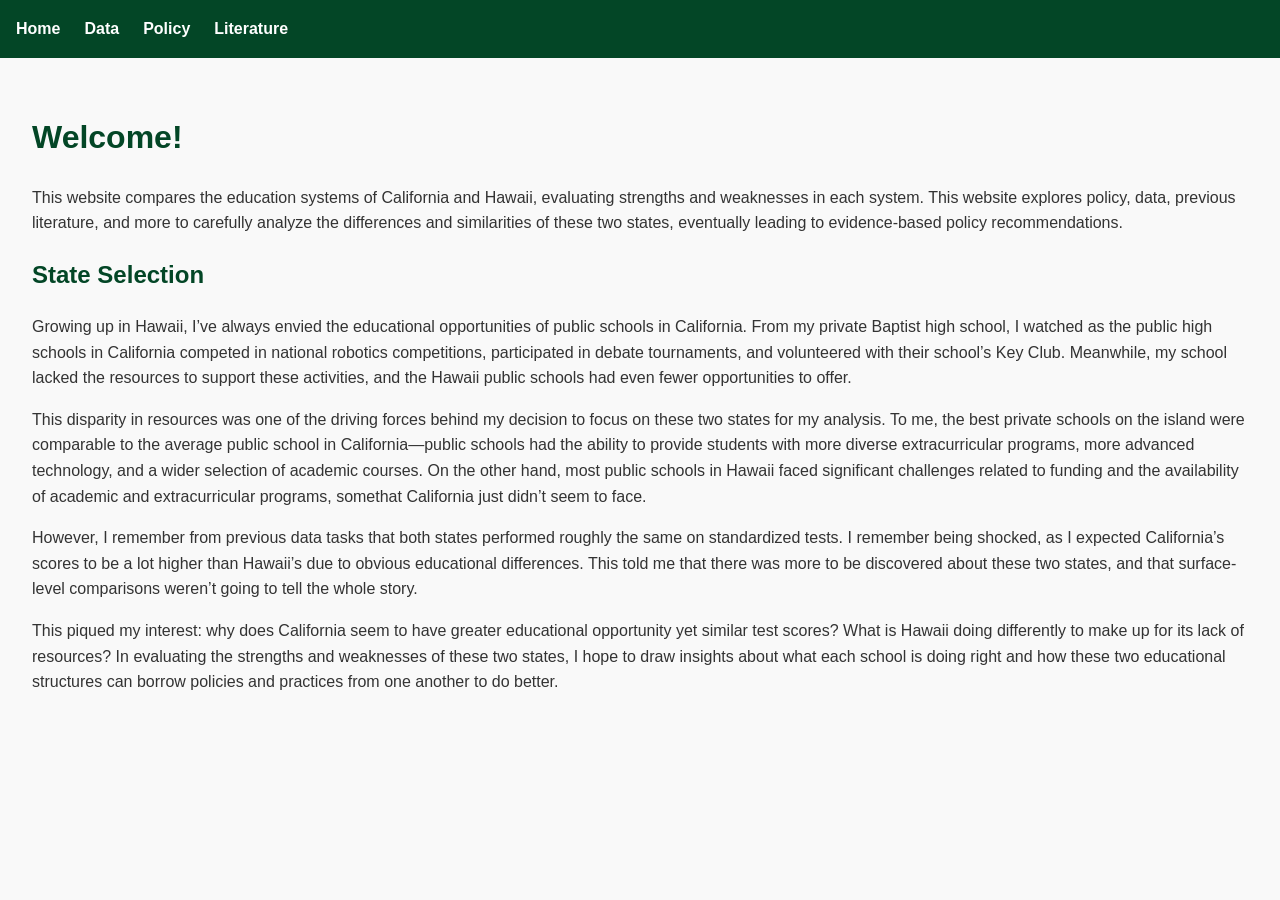
<file: index.html>
<!DOCTYPE html>
<html lang="en">
  <head>
    <meta charset="UTF-8" />
    <meta name="viewport" content="width=device-width, initial-scale=1.0" />
    <link rel="stylesheet" href="style.css" />
    <title>Home</title>
  </head>
  <body>
    <div id="nav"></div>
    <h1>Welcome!</h1>
    <p>
      This website compares the education systems of California and Hawaii,
      evaluating strengths and weaknesses in each system. This website explores
      policy, data, previous literature, and more to carefully analyze the
      differences and similarities of these two states, eventually leading to
      evidence-based policy recommendations.
    </p>
    <h2>State Selection</h2>
    <p>
      Growing up in Hawaii, I’ve always envied the educational opportunities of
      public schools in California. From my private Baptist high school, I
      watched as the public high schools in California competed in national
      robotics competitions, participated in debate tournaments, and volunteered
      with their school’s Key Club. Meanwhile, my school lacked the resources to
      support these activities, and the Hawaii public schools had even fewer
      opportunities to offer.
    </p>
    <p>
      This disparity in resources was one of the driving forces behind my
      decision to focus on these two states for my analysis. To me, the best
      private schools on the island were comparable to the average public school
      in California—public schools had the ability to provide students with more
      diverse extracurricular programs, more advanced technology, and a wider
      selection of academic courses. On the other hand, most public schools in
      Hawaii faced significant challenges related to funding and the
      availability of academic and extracurricular programs, somethat California
      just didn’t seem to face.
    </p>
    <p>
      However, I remember from previous data tasks that both states performed
      roughly the same on standardized tests. I remember being shocked, as I
      expected California’s scores to be a lot higher than Hawaii’s due to
      obvious educational differences. This told me that there was more to be
      discovered about these two states, and that surface-level comparisons
      weren’t going to tell the whole story.
    </p>
    <p>
      This piqued my interest: why does California seem to have greater
      educational opportunity yet similar test scores? What is Hawaii doing
      differently to make up for its lack of resources? In evaluating the
      strengths and weaknesses of these two states, I hope to draw insights
      about what each school is doing right and how these two educational
      structures can borrow policies and practices from one another to do
      better.
    </p>
    <script>
      fetch("nav.html")
        .then((res) => res.text())
        .then((html) => (document.getElementById("nav").innerHTML = html));
    </script>
  </body>
</html>
</file>
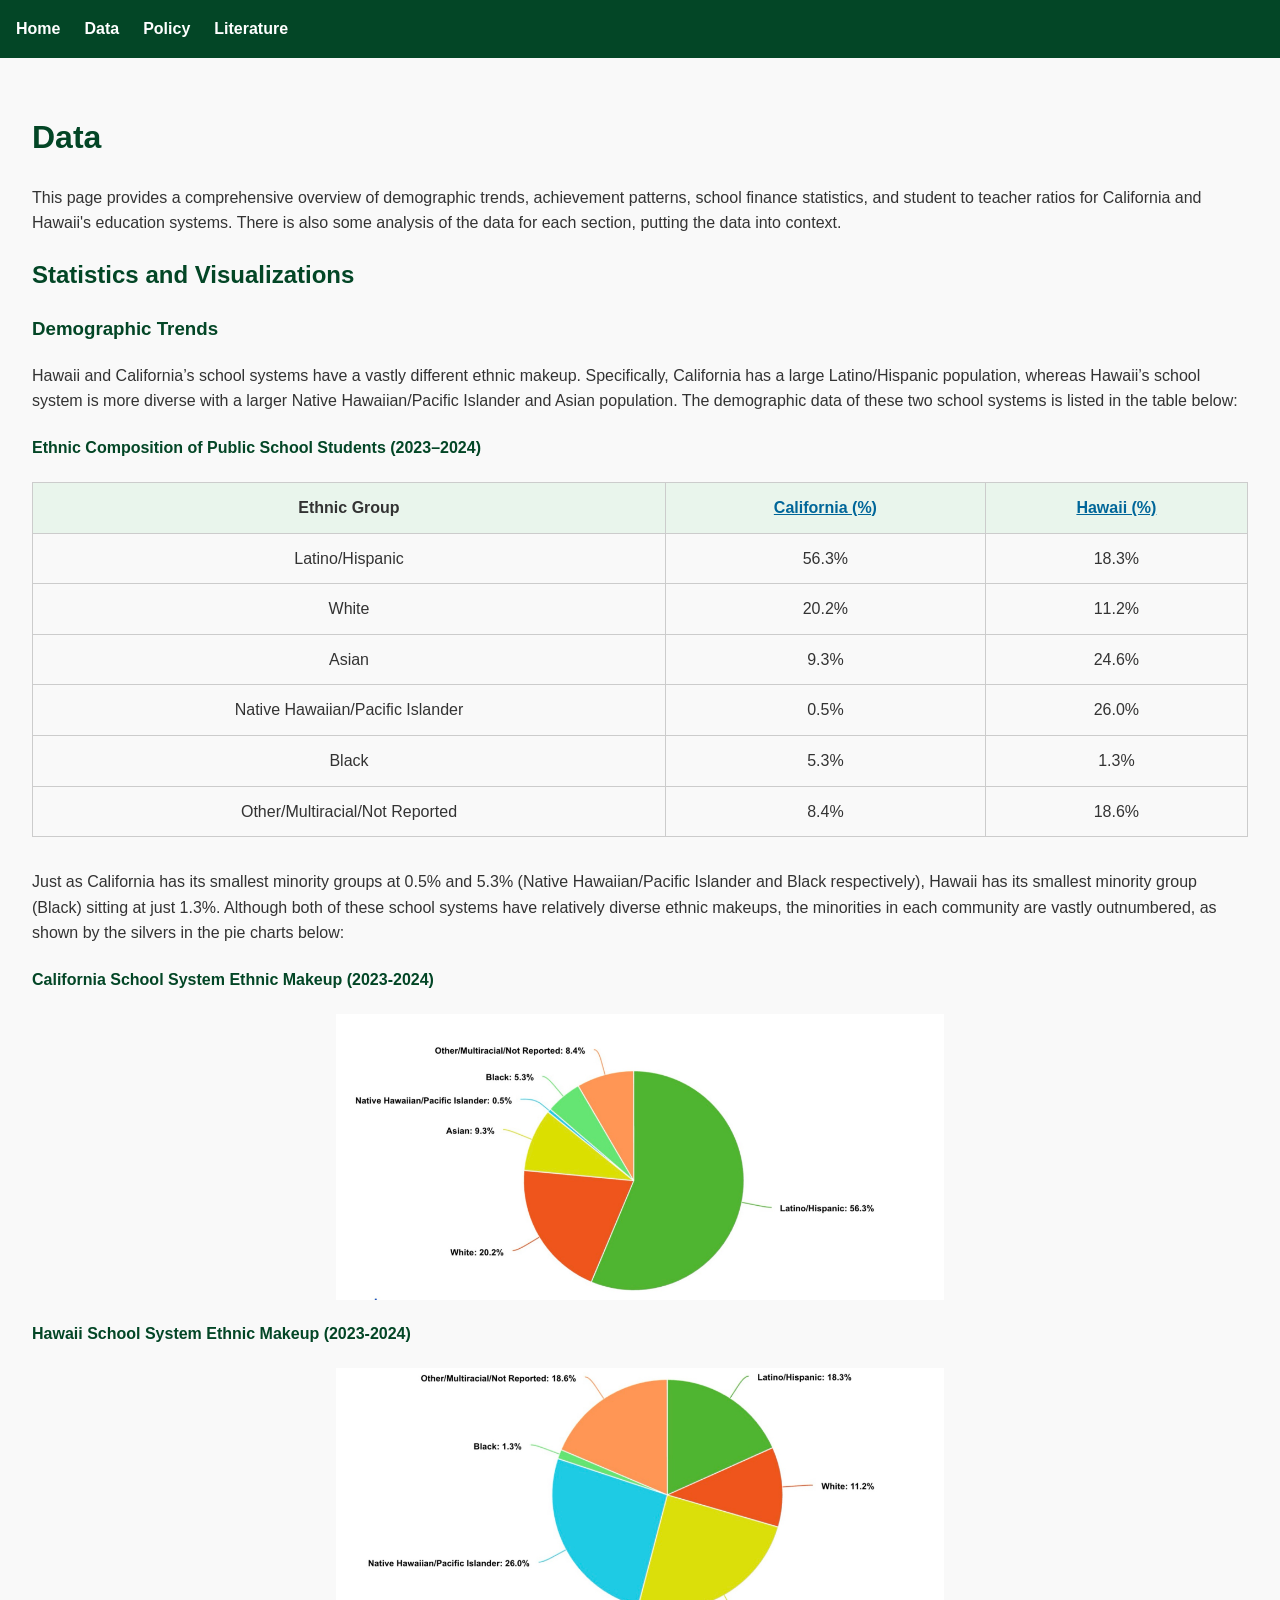
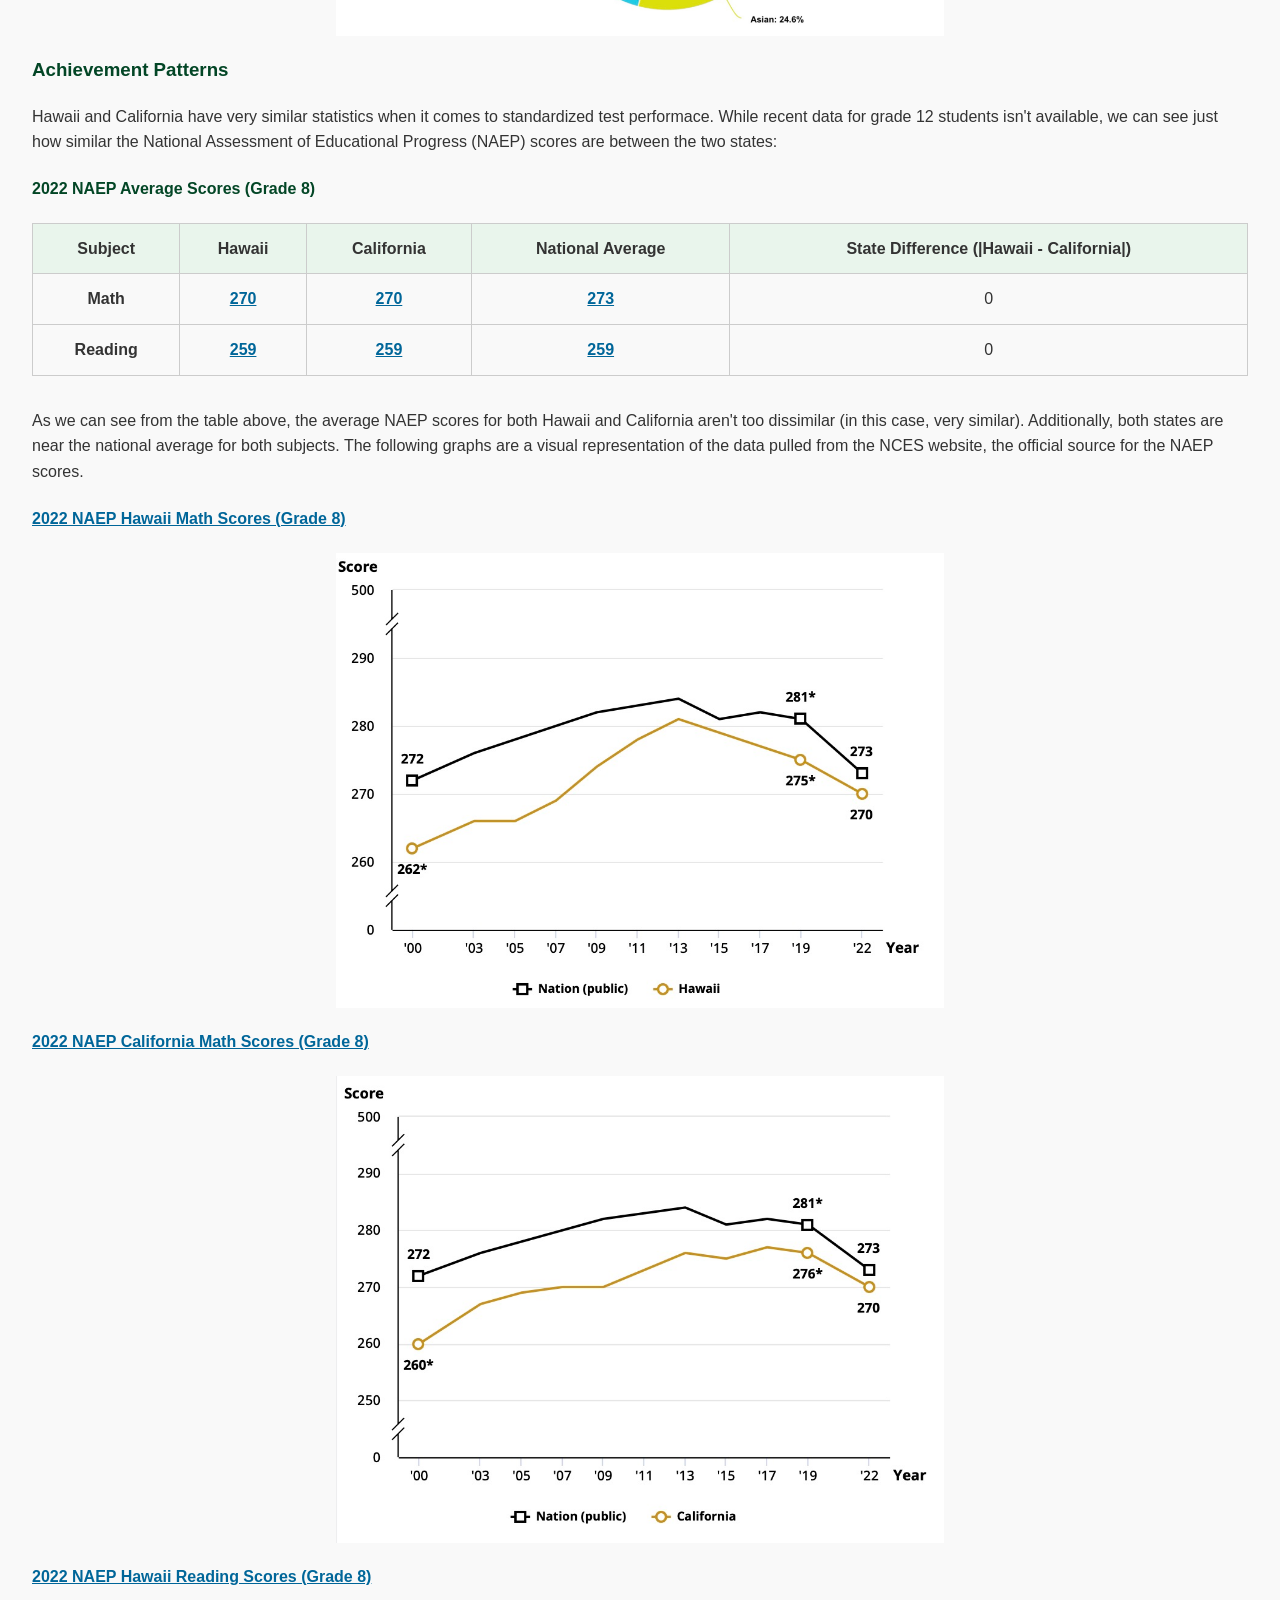
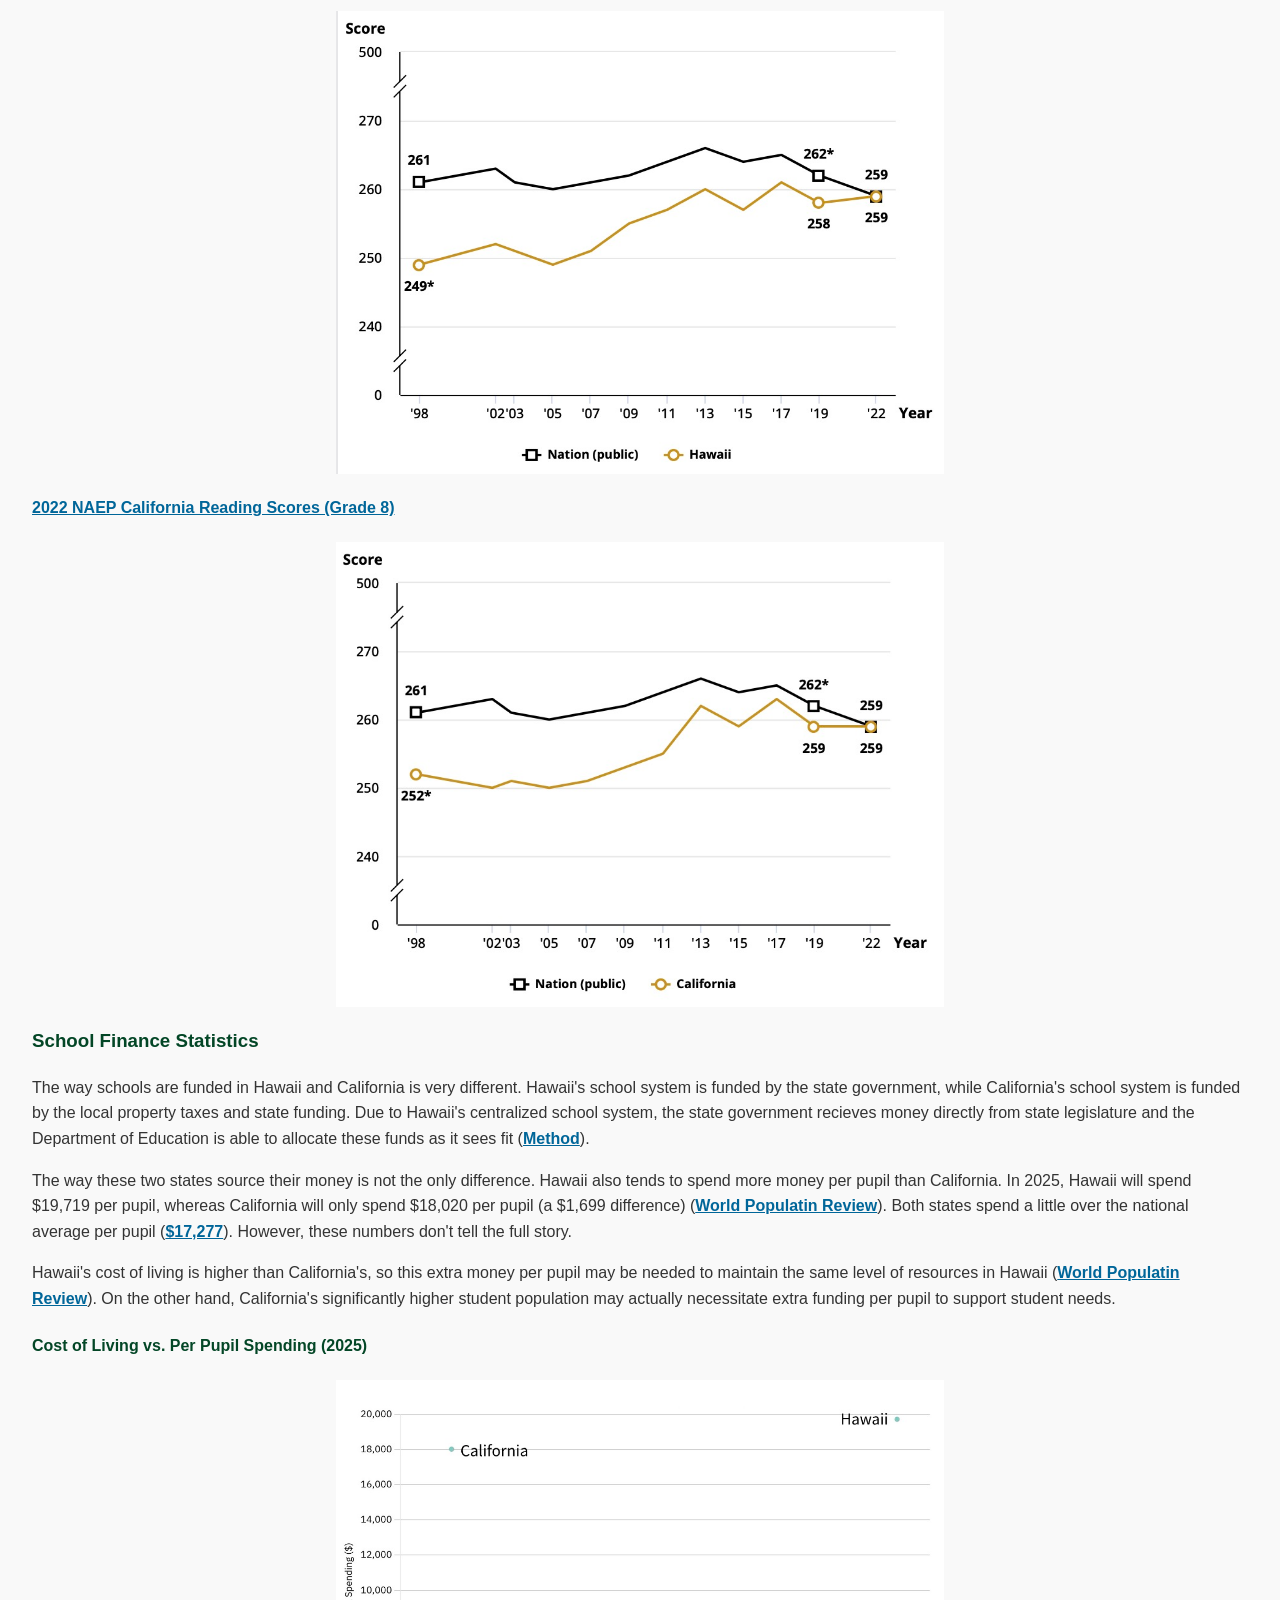
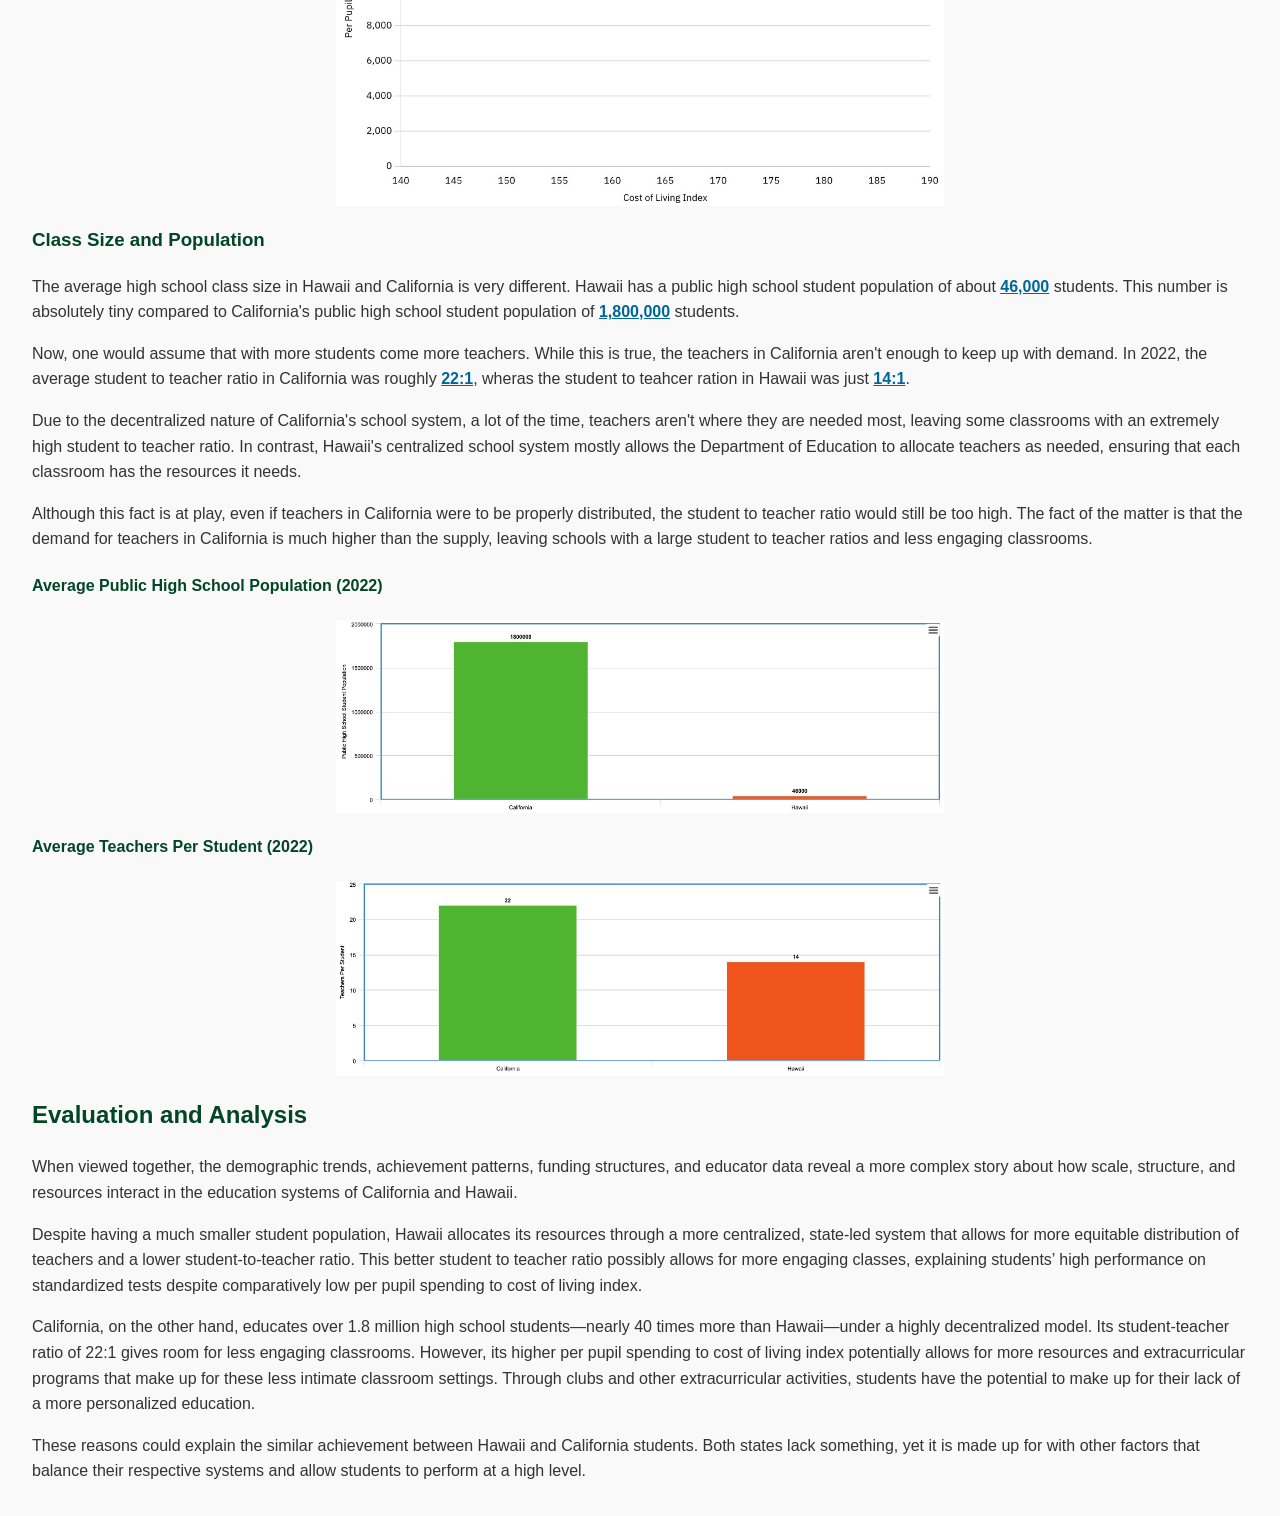
<file: data.html>
<!DOCTYPE html>
<html lang="en">
  <head>
    <meta charset="UTF-8" />
    <meta name="viewport" content="width=device-width, initial-scale=1.0" />
    <title>Data</title>
    <link rel="stylesheet" href="data.css" />
  </head>
  <body>
    <div id="nav"></div>
    <h1>Data</h1>
    <p>
      This page provides a comprehensive overview of demographic trends,
      achievement patterns, school finance statistics, and student to teacher
      ratios for California and Hawaii's education systems. There is also some
      analysis of the data for each section, putting the data into context.
    </p>
    <h2>Statistics and Visualizations</h2>
    <h3>Demographic Trends</h3>
    <p>
      Hawaii and California’s school systems have a vastly different ethnic
      makeup. Specifically, California has a large Latino/Hispanic population,
      whereas Hawaii’s school system is more diverse with a larger Native
      Hawaiian/Pacific Islander and Asian population. The demographic data of
      these two school systems is listed in the table below:
    </p>

    <h4>Ethnic Composition of Public School Students (2023–2024)</h4>
    <table>
      <tr>
        <th>Ethnic Group</th>
        <th>
          <a
            href="https://dq.cde.ca.gov/dataquest/dqcensus/EnrEthGrd.aspx?cds=00&agglevel=state&year=2023-24"
            >California (%)</a
          >
        </th>
        <th><a href="https://essa.hidoedata.org/state/999">Hawaii (%)</a></th>
      </tr>
      <tr>
        <td>Latino/Hispanic</td>
        <td>56.3%</td>
        <td>18.3%</td>
      </tr>
      <tr>
        <td>White</td>
        <td>20.2%</td>
        <td>11.2%</td>
      </tr>
      <tr>
        <td>Asian</td>
        <td>9.3%</td>
        <td>24.6%</td>
      </tr>
      <tr>
        <td>Native Hawaiian/Pacific Islander</td>
        <td>0.5%</td>
        <td>26.0%</td>
      </tr>
      <tr>
        <td>Black</td>
        <td>5.3%</td>
        <td>1.3%</td>
      </tr>
      <tr>
        <td>Other/Multiracial/Not Reported</td>
        <td>8.4%</td>
        <td>18.6%</td>
      </tr>
    </table>

    <p>
      Just as California has its smallest minority groups at 0.5% and 5.3%
      (Native Hawaiian/Pacific Islander and Black respectively), Hawaii has its
      smallest minority group (Black) sitting at just 1.3%. Although both of
      these school systems have relatively diverse ethnic makeups, the
      minorities in each community are vastly outnumbered, as shown by the
      silvers in the pie charts below:
    </p>
    <div class="pie-chart-container">
      <h4>California School System Ethnic Makeup (2023-2024)</h4>
      <img
        src="./public/california_demographics.jpg"
        alt="California Demographics"
        style="width: 50%; height: 50%"
      />
      <h4>Hawaii School System Ethnic Makeup (2023-2024)</h4>
      <img
        src="./public/hawaii_demographics.jpg"
        alt="Hawaii Demographics"
        style="width: 50%; height: 50%"
      />
    </div>

    <h3>Achievement Patterns</h3>
    <p>
      Hawaii and California have very similar statistics when it comes to
      standardized test performace. While recent data for grade 12 students
      isn't available, we can see just how similar the National Assessment of
      Educational Progress (NAEP) scores are between the two states:
    </p>

    <h4>2022 NAEP Average Scores (Grade 8)</h4>
    <table>
      <tr>
        <th>Subject</th>
        <th>Hawaii</th>
        <th>California</th>
        <th>National Average</th>
        <th>State Difference (|Hawaii - California|)</th>
      </tr>
      <tr>
        <td><strong>Math</strong></td>
        <td>
          <a
            href="https://nces.ed.gov/nationsreportcard/subject/publications/stt2022/pdf/2023011HI8.pdf"
            >270</a
          >
        </td>
        <td>
          <a
            href="https://nces.ed.gov/nationsreportcard/subject/publications/stt2022/pdf/2023011CA8.pdf"
            >270</a
          >
        </td>
        <td>
          <a
            href="https://nces.ed.gov/nationsreportcard/subject/publications/stt2022/pdf/2023011.pdf"
            >273</a
          >
        </td>
        <td>0</td>
      </tr>
      <tr>
        <td><strong>Reading</strong></td>
        <td>
          <a
            href="https://nces.ed.gov/nationsreportcard/subject/publications/stt2022/pdf/2023010HI8.pdf"
            >259</a
          >
        </td>
        <td>
          <a
            href="https://nces.ed.gov/nationsreportcard/subject/publications/stt2022/pdf/2023010CA8.pdf"
            >259</a
          >
        </td>
        <td>
          <a
            href="https://nces.ed.gov/nationsreportcard/subject/publications/stt2022/pdf/2023010HI8.pdf"
            >259</a
          >
        </td>
        <td>0</td>
      </tr>
    </table>
    <p>
      As we can see from the table above, the average NAEP scores for both
      Hawaii and California aren't too dissimilar (in this case, very similar).
      Additionally, both states are near the national average for both subjects.
      The following graphs are a visual representation of the data pulled from
      the NCES website, the official source for the NAEP scores.
    </p>
    <h4>
      <a
        href="https://nces.ed.gov/nationsreportcard/subject/publications/stt2022/pdf/2023011HI8.pdf"
        >2022 NAEP Hawaii Math Scores (Grade 8)</a
      >
    </h4>
    <img
      src="./public/hawaii_math.jpg"
      alt="Hawaii Math Scores ()"
      style="height: 50%; width: 50%"
    />
    <h4>
      <a
        href="https://nces.ed.gov/nationsreportcard/subject/publications/stt2022/pdf/2023011CA8.pdf"
        >2022 NAEP California Math Scores (Grade 8)</a
      >
    </h4>
    <img
      src="./public/california_math.jpg"
      alt="California Math Scores"
      style="height: 50%; width: 50%"
    />
    <h4>
      <a
        href="https://nces.ed.gov/nationsreportcard/subject/publications/stt2022/pdf/2023010HI8.pdf"
        >2022 NAEP Hawaii Reading Scores (Grade 8)</a
      >
    </h4>
    <img
      src="./public/hawaii_reading.jpg"
      alt="Hawaii Reading Scores"
      style="height: 50%; width: 50%"
    />
    <h4>
      <a
        href="https://nces.ed.gov/nationsreportcard/subject/publications/stt2022/pdf/2023010CA8.pdf"
        >2022 NAEP California Reading Scores (Grade 8)</a
      >
    </h4>
    <img
      src="./public/california_reading.jpg"
      alt="California Reading Scores"
      style="height: 50%; width: 50%"
    />
    <h3>School Finance Statistics</h3>
    <p>
      The way schools are funded in Hawaii and California is very different.
      Hawaii's school system is funded by the state government, while
      California's school system is funded by the local property taxes and state
      funding. Due to Hawaii's centralized school system, the state government
      recieves money directly from state legislature and the Department of
      Education is able to allocate these funds as it sees fit (<a
        href="https://www.methodschools.org/blog-2023/an-overview-of-per-student-funding-in-the-united-states-and-california-for-traditional-and-charter-schools#:~:text=Hawaii%2C%20consisting%20of%20a%20single,formula%20to%20fund%20individual%20schools"
        >Method</a
      >).
    </p>
    <p>
      The way these two states source their money is not the only difference.
      Hawaii also tends to spend more money per pupil than California. In 2025,
      Hawaii will spend $19,719 per pupil, whereas California will only spend
      $18,020 per pupil (a $1,699 difference) (<a
        href="https://worldpopulationreview.com/state-rankings/per-pupil-spending-by-state"
        >World Populatin Review</a
      >). Both states spend a little over the national average per pupil (<a
        href="https://educationdata.org/public-education-spending-statistics#:~:text=K%2D12%20public%20schools%20spend,year%20public%20colleges%20spend%20annually."
        >$17,277</a
      >). However, these numbers don't tell the full story.
    </p>
    <p>
      Hawaii's cost of living is higher than California's, so this extra money
      per pupil may be needed to maintain the same level of resources in Hawaii
      (<a
        href="https://worldpopulationreview.com/state-rankings/cost-of-living-index-by-state"
        >World Populatin Review</a
      >). On the other hand, California's significantly higher student
      population may actually necessitate extra funding per pupil to support
      student needs.
    </p>
    <h4>Cost of Living vs. Per Pupil Spending (2025)</h4>
    <img
      src="./public/col_pps.jpg"
      alt="Cost of Living vs. Per Pupil Spending (2025)"
      style="height: 50%; width: 50%"
    />
    <h3>Class Size and Population</h3>
    <p>
      The average high school class size in Hawaii and California is very
      different. Hawaii has a public high school student population of about
      <a
        href="https://files.hawaii.gov/dbedt/economic/databook/2022-individual/03/031322.pdf#:~:text=7%2011%2C687%207%2C265%201%2C486%201%2C326,11%2C267%202%2C678%202%2C078%20868%201%2C145"
        >46,000</a
      >
      students. This number is absolutely tiny compared to California's public
      high school student population of
      <a href="https://www.cde.ca.gov/ta/ac/cm/censenrolldatafiles.asp"
        >1,800,000</a
      >
      students.
    </p>
    <p>
      Now, one would assume that with more students come more teachers. While
      this is true, the teachers in California aren't enough to keep up with
      demand. In 2022, the average student to teacher ratio in California was
      roughly
      <a
        href="https://nces.ed.gov/programs/digest-dashboard/state/california#:~:text="
        >22:1</a
      >, wheras the student to teahcer ration in Hawaii was just
      <a
        href="https://nces.ed.gov/programs/digest-dashboard/state/hawaii#:~:text="
        >14:1</a
      >.
    </p>
    <p>
      Due to the decentralized nature of California's school system, a lot of
      the time, teachers aren't where they are needed most, leaving some
      classrooms with an extremely high student to teacher ratio. In contrast,
      Hawaii's centralized school system mostly allows the Department of
      Education to allocate teachers as needed, ensuring that each classroom has
      the resources it needs.
    </p>
    <p>
      Although this fact is at play, even if teachers in California were to be
      properly distributed, the student to teacher ratio would still be too
      high. The fact of the matter is that the demand for teachers in California
      is much higher than the supply, leaving schools with a large student to
      teacher ratios and less engaging classrooms.
    </p>
    <h4>Average Public High School Population (2022)</h4>
    <img
      src="public/student_population.jpg"
      alt="Average Public High School Population"
      style="height: 50%; width: 50%"
    />
    <h4>Average Teachers Per Student (2022)</h4>
    <img
      src="public/teacher_student_ratio.jpg"
      alt="Average Teachers Per Student"
      style="height: 50%; width: 50%"
    />
    <h2>Evaluation and Analysis</h2>
    <p>
      When viewed together, the demographic trends, achievement patterns,
      funding structures, and educator data reveal a more complex story about
      how scale, structure, and resources interact in the education systems of
      California and Hawaii.
    </p>
    <p>
      Despite having a much smaller student population, Hawaii allocates its
      resources through a more centralized, state-led system that allows for
      more equitable distribution of teachers and a lower student-to-teacher
      ratio. This better student to teacher ratio possibly allows for more
      engaging classes, explaining students’ high performance on standardized
      tests despite comparatively low per pupil spending to cost of living
      index.
    </p>
    <p>
      California, on the other hand, educates over 1.8 million high school
      students—nearly 40 times more than Hawaii—under a highly decentralized
      model. Its student-teacher ratio of 22:1 gives room for less engaging
      classrooms. However, its higher per pupil spending to cost of living index
      potentially allows for more resources and extracurricular programs that
      make up for these less intimate classroom settings. Through clubs and
      other extracurricular activities, students have the potential to make up
      for their lack of a more personalized education.
    </p>
    <p>
      These reasons could explain the similar achievement between Hawaii and
      California students. Both states lack something, yet it is made up for
      with other factors that balance their respective systems and allow
      students to perform at a high level.
    </p>
    <script>
      fetch("nav.html")
        .then((res) => res.text())
        .then((html) => (document.getElementById("nav").innerHTML = html));
    </script>
  </body>
</html>
</file>
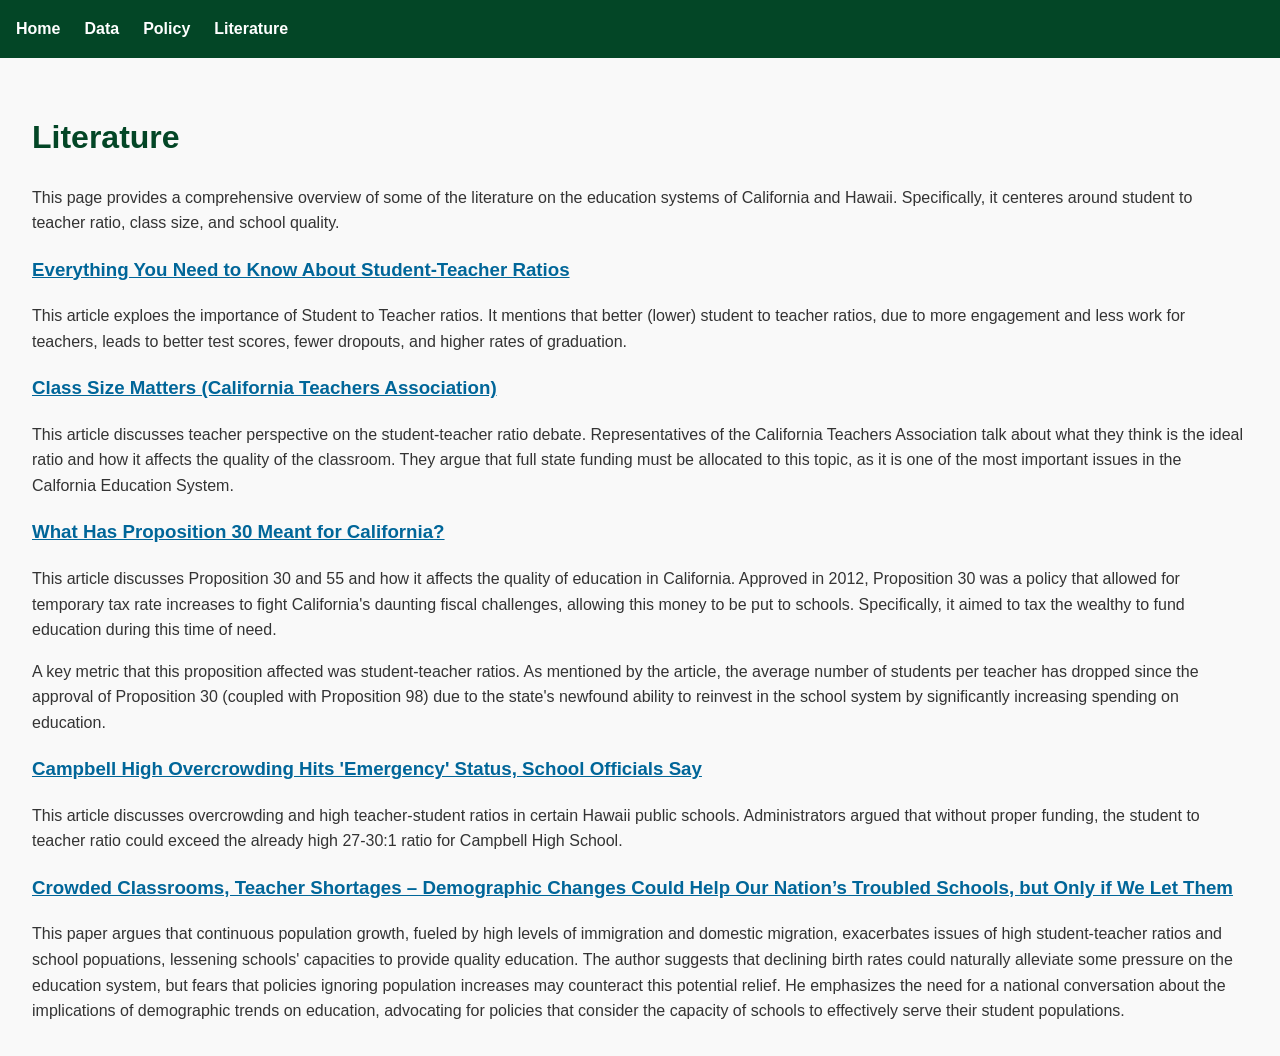
<file: literature.html>
<!DOCTYPE html>
<html lang="en">
  <head>
    <meta charset="UTF-8" />
    <meta name="viewport" content="width=device-width, initial-scale=1.0" />
    <title>Literature</title>
    <link rel="stylesheet" href="literature.css" />
  </head>
  <body>
    <div id="nav"></div>
    <h1>Literature</h1>
    <p>
      This page provides a comprehensive overview of some of the literature on
      the education systems of California and Hawaii. Specifically, it centeres
      around student to teacher ratio, class size, and school quality.
    </p>
    <h3>
      <a
        href="https://www.hunschool.org/resources/student-teacher-ratios#:~:text=The%20student%2Dteacher%20ratio%20reflects,process%20and%20learning%20will%20be."
        >Everything You Need to Know About Student-Teacher Ratios</a
      >
    </h3>
    <p>
      This article exploes the importance of Student to Teacher ratios. It
      mentions that better (lower) student to teacher ratios, due to more
      engagement and less work for teachers, leads to better test scores, fewer
      dropouts, and higher rates of graduation.
    </p>
    <h3>
      <a href="https://www.cta.org/our-advocacy/class-size-matters"
        >Class Size Matters (California Teachers Association)</a
      >
    </h3>
    <p>
      This article discusses teacher perspective on the student-teacher ratio
      debate. Representatives of the California Teachers Association talk about
      what they think is the ideal ratio and how it affects the quality of the
      classroom. They argue that full state funding must be allocated to this
      topic, as it is one of the most important issues in the Calfornia
      Education System.
    </p>
    <h3>
      <a
        href="https://calbudgetcenter.org/resources/what-has-proposition-30-meant-for-california/"
        >What Has Proposition 30 Meant for California?</a
      >
    </h3>
    <p>
      This article discusses Proposition 30 and 55 and how it affects the
      quality of education in California. Approved in 2012, Proposition 30 was a
      policy that allowed for temporary tax rate increases to fight California's
      daunting fiscal challenges, allowing this money to be put to schools.
      Specifically, it aimed to tax the wealthy to fund education during this
      time of need.
    </p>
    <p>
      A key metric that this proposition affected was student-teacher ratios. As
      mentioned by the article, the average number of students per teacher has
      dropped since the approval of Proposition 30 (coupled with Proposition 98)
      due to the state's newfound ability to reinvest in the school system by
      significantly increasing spending on education.
    </p>
    <h3>
      <a
        href="https://www.hawaiinewsnow.com/story/31953478/school-officials-say-campbell-hs-overcrowding-has-reached-emergency-status/"
        >Campbell High Overcrowding Hits 'Emergency' Status, School Officials
        Say</a
      >
    </h3>
    <p>
      This article discusses overcrowding and high teacher-student ratios in
      certain Hawaii public schools. Administrators argued that without proper
      funding, the student to teacher ratio could exceed the already high
      27-30:1 ratio for Campbell High School.
    </p>
    <h3>
      <a
        href="https://boe.hawaii.gov/wp-content/uploads/2024/07/106-2-05-03-2016.pdf"
        >Crowded Classrooms, Teacher Shortages – Demographic Changes Could Help
        Our Nation’s Troubled Schools, but Only if We Let Them</a
      >
    </h3>
    <p>
      This paper argues that continuous population growth, fueled by high levels
      of immigration and domestic migration, exacerbates issues of high
      student-teacher ratios and school popuations, lessening schools'
      capacities to provide quality education. The author suggests that
      declining birth rates could naturally alleviate some pressure on the
      education system, but fears that policies ignoring population increases
      may counteract this potential relief. He emphasizes the need for a
      national conversation about the implications of demographic trends on
      education, advocating for policies that consider the capacity of schools
      to effectively serve their student populations.
    </p>
    <script>
      fetch("nav.html")
        .then((res) => res.text())
        .then((html) => (document.getElementById("nav").innerHTML = html));
    </script>
  </body>
</html>
</file>
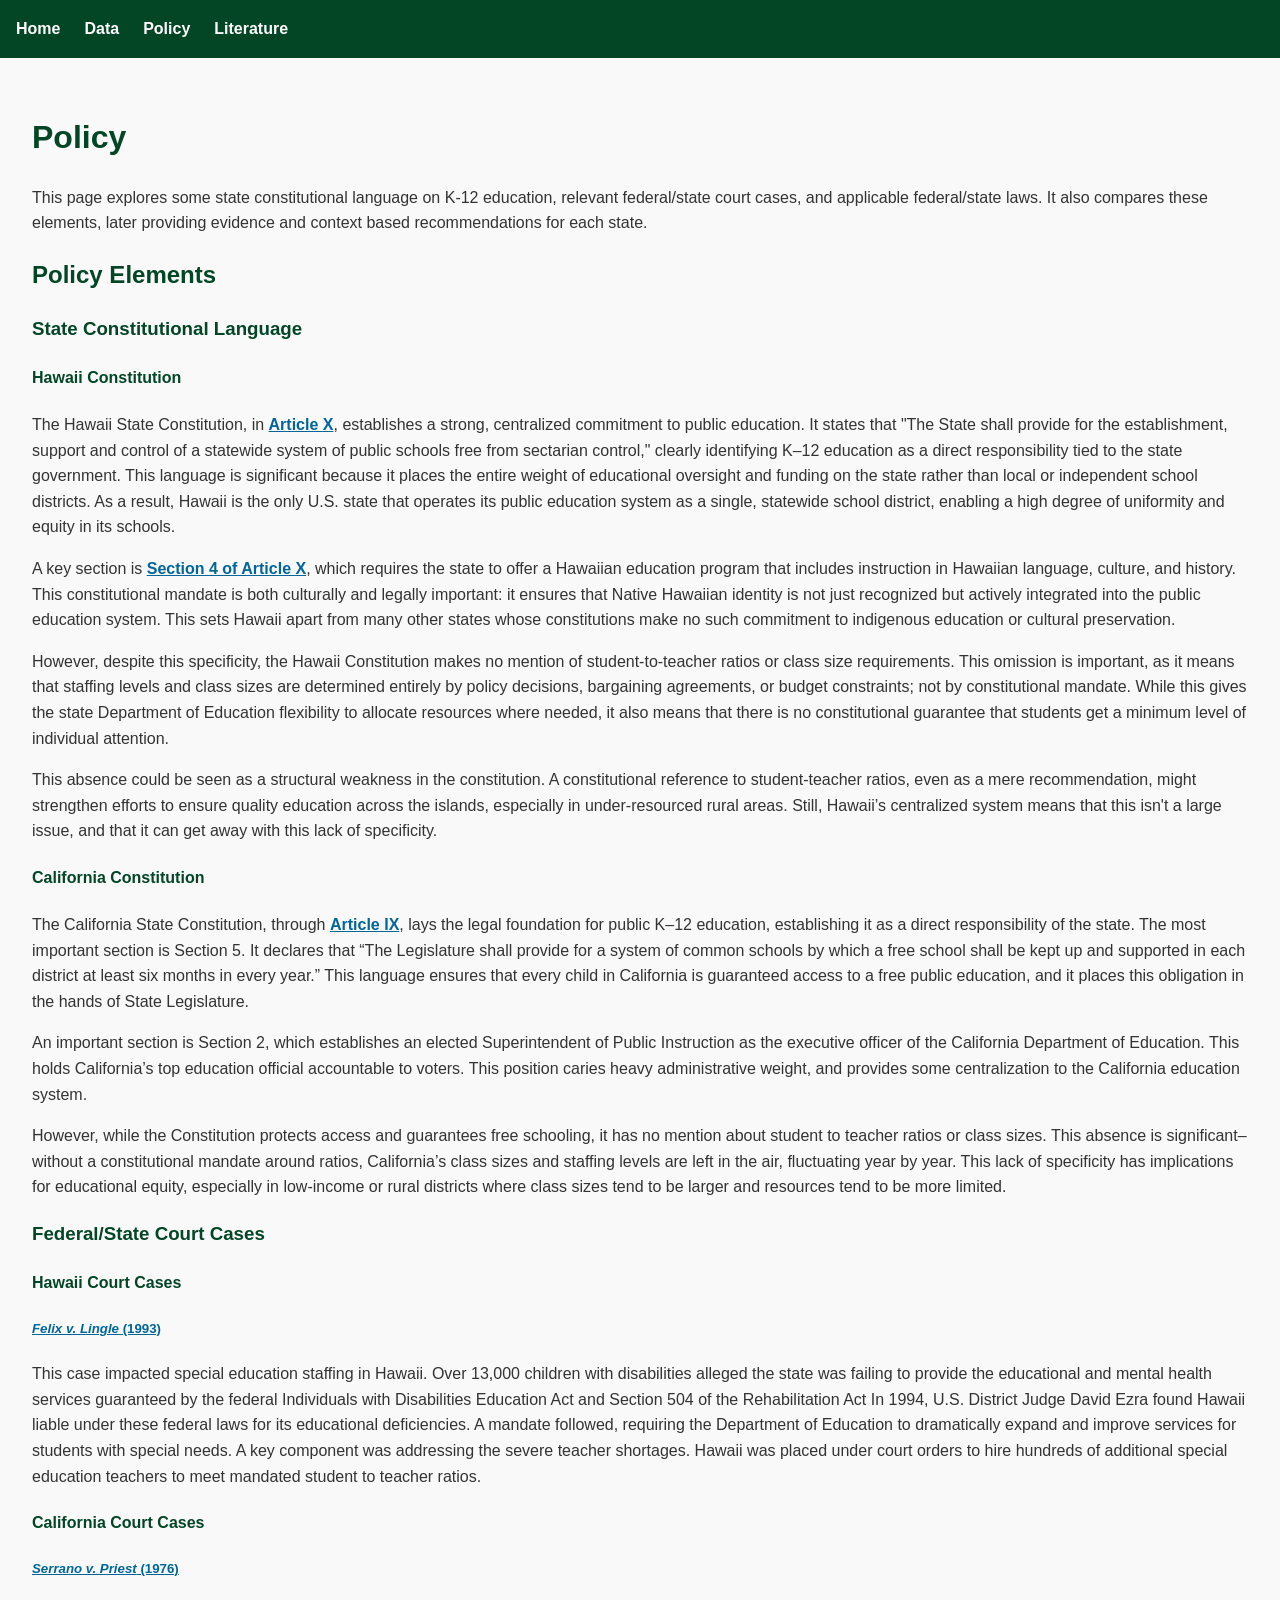
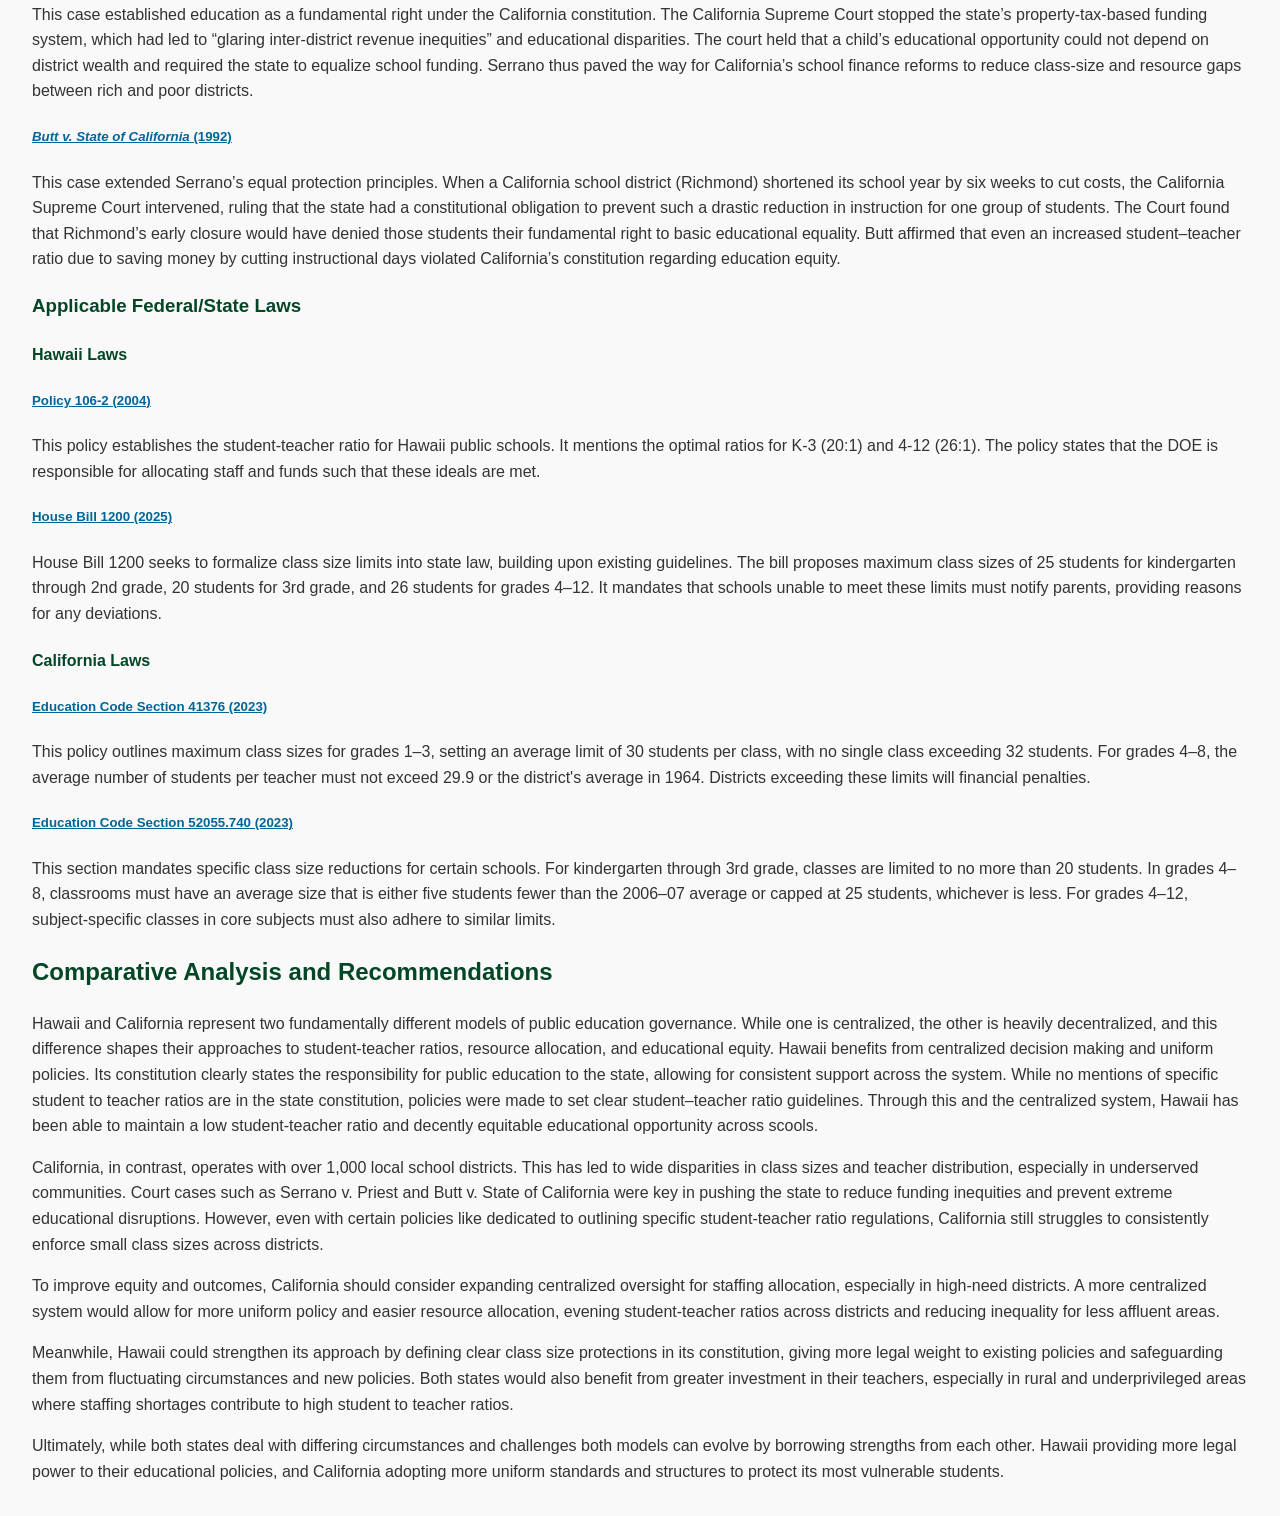
<file: policy.html>
<!DOCTYPE html>
<html lang="en">
  <head>
    <meta charset="UTF-8" />
    <meta name="viewport" content="width=device-width, initial-scale=1.0" />
    <title>Policy</title>
    <link rel="stylesheet" href="policy.css" />
  </head>
  <body>
    <div id="nav"></div>
    <h1>Policy</h1>
    <p>
      This page explores some state constitutional language on K-12 education,
      relevant federal/state court cases, and applicable federal/state laws. It
      also compares these elements, later providing evidence and context based
      recommendations for each state.
    </p>
    <h2>Policy Elements</h2>
    <h3>State Constitutional Language</h3>
    <h4>Hawaii Constitution</h4>
    <p>
      The Hawaii State Constitution, in
      <a
        href="https://data.capitol.hawaii.gov/hrscurrent/Vol01_Ch0001-0042F/05-CONST/CONST_0010-0001.htm#:~:text=may%20be%20deemed%20desirable%2C%20including,appropriated%20to%20finance%20or%20assist"
        >Article X</a
      >, establishes a strong, centralized commitment to public education. It
      states that "The State shall provide for the establishment, support and
      control of a statewide system of public schools free from sectarian
      control," clearly identifying K–12 education as a direct responsibility
      tied to the state government. This language is significant because it
      places the entire weight of educational oversight and funding on the state
      rather than local or independent school districts. As a result, Hawaii is
      the only U.S. state that operates its public education system as a single,
      statewide school district, enabling a high degree of uniformity and equity
      in its schools.
    </p>
    <p>
      A key section is
      <a
        href="https://codes.findlaw.com/hi/the-constitution-of-the-state-of-hawaii/hi-const-art-10-sect-4/#:~:text=The%20State%20shall%20promote%20the,Hawaiian%20culture%2C%20history%20and%20language"
        >Section 4 of Article X</a
      >, which requires the state to offer a Hawaiian education program that
      includes instruction in Hawaiian language, culture, and history. This
      constitutional mandate is both culturally and legally important: it
      ensures that Native Hawaiian identity is not just recognized but actively
      integrated into the public education system. This sets Hawaii apart from
      many other states whose constitutions make no such commitment to
      indigenous education or cultural preservation.
    </p>
    <p>
      However, despite this specificity, the Hawaii Constitution makes no
      mention of student-to-teacher ratios or class size requirements. This
      omission is important, as it means that staffing levels and class sizes
      are determined entirely by policy decisions, bargaining agreements, or
      budget constraints; not by constitutional mandate. While this gives the
      state Department of Education flexibility to allocate resources where
      needed, it also means that there is no constitutional guarantee that
      students get a minimum level of individual attention.
    </p>
    <p>
      This absence could be seen as a structural weakness in the constitution. A
      constitutional reference to student-teacher ratios, even as a mere
      recommendation, might strengthen efforts to ensure quality education
      across the islands, especially in under-resourced rural areas. Still,
      Hawaii’s centralized system means that this isn't a large issue, and that
      it can get away with this lack of specificity.
    </p>
    <h4>California Constitution</h4>
    <p>
      The California State Constitution, through
      <a
        href="https://leginfo.legislature.ca.gov/faces/codes_displayText.xhtml?lawCode=CONS&division=&title=&part=&chapter=&article=IX"
        >Article IX</a
      >, lays the legal foundation for public K–12 education, establishing it as
      a direct responsibility of the state. The most important section is
      Section 5. It declares that “The Legislature shall provide for a system of
      common schools by which a free school shall be kept up and supported in
      each district at least six months in every year.” This language ensures
      that every child in California is guaranteed access to a free public
      education, and it places this obligation in the hands of State
      Legislature.
    </p>
    <p>
      An important section is Section 2, which establishes an elected
      Superintendent of Public Instruction as the executive officer of the
      California Department of Education. This holds California’s top education
      official accountable to voters. This position caries heavy administrative
      weight, and provides some centralization to the California education
      system.
    </p>
    <p>
      However, while the Constitution protects access and guarantees free
      schooling, it has no mention about student to teacher ratios or class
      sizes. This absence is significant–without a constitutional mandate around
      ratios, California’s class sizes and staffing levels are left in the air,
      fluctuating year by year. This lack of specificity has implications for
      educational equity, especially in low-income or rural districts where
      class sizes tend to be larger and resources tend to be more limited.
    </p>
    <h3>Federal/State Court Cases</h3>
    <h4>Hawaii Court Cases</h4>
    <h5>
      <a
        href="https://clearinghouse-umich-production.s3.amazonaws.com/media/doc/103191.pdf"
        ><em>Felix v. Lingle</em> (1993)</a
      >
    </h5>
    <p>
      This case impacted special education staffing in Hawaii. Over 13,000
      children with disabilities alleged the state was failing to provide the
      educational and mental health services guaranteed by the federal
      Individuals with Disabilities Education Act and Section 504 of the
      Rehabilitation Act In 1994, U.S. District Judge David Ezra found Hawaii
      liable under these federal laws for its educational deficiencies. A
      mandate followed, requiring the Department of Education to dramatically
      expand and improve services for students with special needs. A key
      component was addressing the severe teacher shortages. Hawaii was placed
      under court orders to hire hundreds of additional special education
      teachers to meet mandated student to teacher ratios.
    </p>
    <h4>California Court Cases</h4>
    <h5>
      <a
        href="https://law.justia.com/cases/california/supreme-court/3d/18/728.html"
        ><em>Serrano v. Priest</em> (1976)</a
      >
    </h5>
    <p>
      This case established education as a fundamental right under the
      California constitution. The California Supreme Court stopped the state’s
      property-tax-based funding system, which had led to “glaring
      inter-district revenue inequities” and educational disparities. The court
      held that a child’s educational opportunity could not depend on district
      wealth and required the state to equalize school funding. Serrano thus
      paved the way for California’s school finance reforms to reduce class-size
      and resource gaps between rich and poor districts.
    </p>
    <h5>
      <a
        href="https://law.justia.com/cases/california/supreme-court/4th/4/668.html"
        ><em>Butt v. State of California</em> (1992)</a
      >
    </h5>
    <p>
      This case extended Serrano’s equal protection principles. When a
      California school district (Richmond) shortened its school year by six
      weeks to cut costs, the California Supreme Court intervened, ruling that
      the state had a constitutional obligation to prevent such a drastic
      reduction in instruction for one group of students. The Court found that
      Richmond’s early closure would have denied those students their
      fundamental right to basic educational equality. Butt affirmed that even
      an increased student–teacher ratio due to saving money by cutting
      instructional days violated California’s constitution regarding education
      equity.
    </p>
    <h3>Applicable Federal/State Laws</h3>
    <h4>Hawaii Laws</h4>
    <h5>
      <a
        href="https://boe.hawaii.gov/wp-content/uploads/2024/07/106-2-05-03-2016.pdf"
        >Policy 106-2 (2004)</a
      >
    </h5>
    <p>
      This policy establishes the student-teacher ratio for Hawaii public
      schools. It mentions the optimal ratios for K-3 (20:1) and 4-12 (26:1).
      The policy states that the DOE is responsible for allocating staff and
      funds such that these ideals are met.
    </p>
    <h5>
      <a href="https://www.billtrack50.com/billdetail/1798780"
        >House Bill 1200 (2025)</a
      >
    </h5>
    <p>
      House Bill 1200 seeks to formalize class size limits into state law,
      building upon existing guidelines. The bill proposes maximum class sizes
      of 25 students for kindergarten through 2nd grade, 20 students for 3rd
      grade, and 26 students for grades 4–12. It mandates that schools unable to
      meet these limits must notify parents, providing reasons for any
      deviations.
    </p>

    <h4>California Laws</h4>
    <h5>
      <a href="https://codes.findlaw.com/ca/education-code/edc-sect-41376/"
        >Education Code Section 41376 (2023)</a
      >
    </h5>
    <p>
      This policy outlines maximum class sizes for grades 1–3, setting an
      average limit of 30 students per class, with no single class exceeding 32
      students. For grades 4–8, the average number of students per teacher must
      not exceed 29.9 or the district's average in 1964. Districts exceeding
      these limits will financial penalties.
    </p>
    <h5>
      <a
        href="https://codes.findlaw.com/ca/education-code/edc-sect-52055-740/#:~:text=A%20school%20that%20receives%20funding,of%20its%20average%20classroom%20size."
        >Education Code Section 52055.740 (2023)</a
      >
    </h5>
    <p>
      This section mandates specific class size reductions for certain schools.
      For kindergarten through 3rd grade, classes are limited to no more than 20
      students. In grades 4–8, classrooms must have an average size that is
      either five students fewer than the 2006–07 average or capped at 25
      students, whichever is less. For grades 4–12, subject-specific classes in
      core subjects must also adhere to similar limits.
    </p>
    <h2>Comparative Analysis and Recommendations</h2>
    <p>
      Hawaii and California represent two fundamentally different models of
      public education governance. While one is centralized, the other is
      heavily decentralized, and this difference shapes their approaches to
      student-teacher ratios, resource allocation, and educational equity.
      Hawaii benefits from centralized decision making and uniform policies. Its
      constitution clearly states the responsibility for public education to the
      state, allowing for consistent support across the system. While no
      mentions of specific student to teacher ratios are in the state
      constitution, policies were made to set clear student–teacher ratio
      guidelines. Through this and the centralized system, Hawaii has been able
      to maintain a low student-teacher ratio and decently equitable educational
      opportunity across scools.
    </p>
    <p>
      California, in contrast, operates with over 1,000 local school districts.
      This has led to wide disparities in class sizes and teacher distribution,
      especially in underserved communities. Court cases such as Serrano v.
      Priest and Butt v. State of California were key in pushing the state to
      reduce funding inequities and prevent extreme educational disruptions.
      However, even with certain policies like dedicated to outlining specific
      student-teacher ratio regulations, California still struggles to
      consistently enforce small class sizes across districts.
    </p>
    <p>
      To improve equity and outcomes, California should consider expanding
      centralized oversight for staffing allocation, especially in high-need
      districts. A more centralized system would allow for more uniform policy
      and easier resource allocation, evening student-teacher ratios across
      districts and reducing inequality for less affluent areas.
    </p>
    <p>
      Meanwhile, Hawaii could strengthen its approach by defining clear class
      size protections in its constitution, giving more legal weight to existing
      policies and safeguarding them from fluctuating circumstances and new
      policies. Both states would also benefit from greater investment in their
      teachers, especially in rural and underprivileged areas where staffing
      shortages contribute to high student to teacher ratios.
    </p>
    <p>
      Ultimately, while both states deal with differing circumstances and
      challenges both models can evolve by borrowing strengths from each other.
      Hawaii providing more legal power to their educational policies, and
      California adopting more uniform standards and structures to protect its
      most vulnerable students.
    </p>
    <script>
      fetch("nav.html")
        .then((res) => res.text())
        .then((html) => (document.getElementById("nav").innerHTML = html));
    </script>
  </body>
</html>
</file>
<file: style.css>
body {
  font-family: Arial, sans-serif;
  margin: 0;
  padding: 1rem 2rem;
  background-color: #f9f9f9;
  color: #333;
  line-height: 1.6;
  padding-top: 80px;
}

#nav {
  margin-bottom: 2rem;
}

nav {
  position: fixed;
  top: 0;
  left: 0;
  width: 100%;
  background-color: #034626;
  z-index: 1000;
}

nav ul {
  list-style: none;
  padding: 0;
  margin: 0;
  display: flex;
  gap: 1.5rem;
  background-color: #034626;
  padding: 1rem;
}

nav a {
  color: white;
  text-decoration: none;
  font-weight: bold;
}

nav a:hover {
  text-decoration: underline;
}

h1,
h2 {
  color: #034626;
}

a {
  color: #006699;
  font-weight: bold;
}

a:hover {
  text-decoration: underline;
}
</file>
<file: data.css>
body {
  font-family: Arial, sans-serif;
  margin: 0;
  padding: 1rem 2rem;
  background-color: #f9f9f9;
  color: #333;
  line-height: 1.6;
  padding-top: 80px;
}

#nav {
  margin-bottom: 2rem;
}

nav {
  position: fixed;
  top: 0;
  left: 0;
  width: 100%;
  background-color: #034626;
  z-index: 1000;
}

nav ul {
  list-style: none;
  padding: 0;
  margin: 0;
  display: flex;
  gap: 1.5rem;
  background-color: #034626;
  padding: 1rem;
}

nav a {
  color: white;
  text-decoration: none;
  font-weight: bold;
}

nav a:hover {
  text-decoration: underline;
}

h1,
h2,
h3,
h4 {
  color: #034626;
}

table {
  width: 100%;
  border-collapse: collapse;
  margin-bottom: 2rem;
}

table th,
table td {
  border: 1px solid #ccc;
  padding: 0.75rem;
  text-align: center;
}

table th {
  background-color: #e9f5ec;
}

img {
  display: block;
  margin: 1rem auto;
  max-width: 100%;
  height: auto;
}

a {
  color: #006699;
  font-weight: bold;
}

a:hover {
  text-decoration: underline;
}
</file>
<file: literature.css>
body {
  font-family: Arial, sans-serif;
  margin: 0;
  padding: 1rem 2rem;
  background-color: #f9f9f9;
  color: #333;
  line-height: 1.6;
  padding-top: 80px;
}

#nav {
  margin-bottom: 2rem;
}

nav {
  position: fixed;
  top: 0;
  left: 0;
  width: 100%;
  background-color: #034626;
  z-index: 1000;
}

nav ul {
  list-style: none;
  padding: 0;
  margin: 0;
  display: flex;
  gap: 1.5rem;
  background-color: #034626;
  padding: 1rem;
}

nav a {
  color: white;
  text-decoration: none;
  font-weight: bold;
}

nav a:hover {
  text-decoration: underline;
}

h1,
h2,
h3 {
  color: #034626;
}

a {
  color: #006699;
  font-weight: bold;
}

a:hover {
  text-decoration: underline;
}
</file>
<file: policy.css>
body {
  font-family: Arial, sans-serif;
  margin: 0;
  padding: 1rem 2rem;
  background-color: #f9f9f9;
  color: #333;
  line-height: 1.6;
  padding-top: 80px;
}

#nav {
  margin-bottom: 2rem;
}

nav {
  position: fixed;
  top: 0;
  left: 0;
  width: 100%;
  background-color: #034626;
  z-index: 1000;
}

nav ul {
  list-style: none;
  padding: 0;
  margin: 0;
  display: flex;
  gap: 1.5rem;
  background-color: #034626;
  padding: 1rem;
}

nav a {
  color: white;
  text-decoration: none;
  font-weight: bold;
}

nav a:hover {
  text-decoration: underline;
}

h1,
h2,
h3,
h4,
h5 {
  color: #034626;
}

a {
  color: #006699;
  font-weight: bold;
}

a:hover {
  text-decoration: underline;
}
</file>
